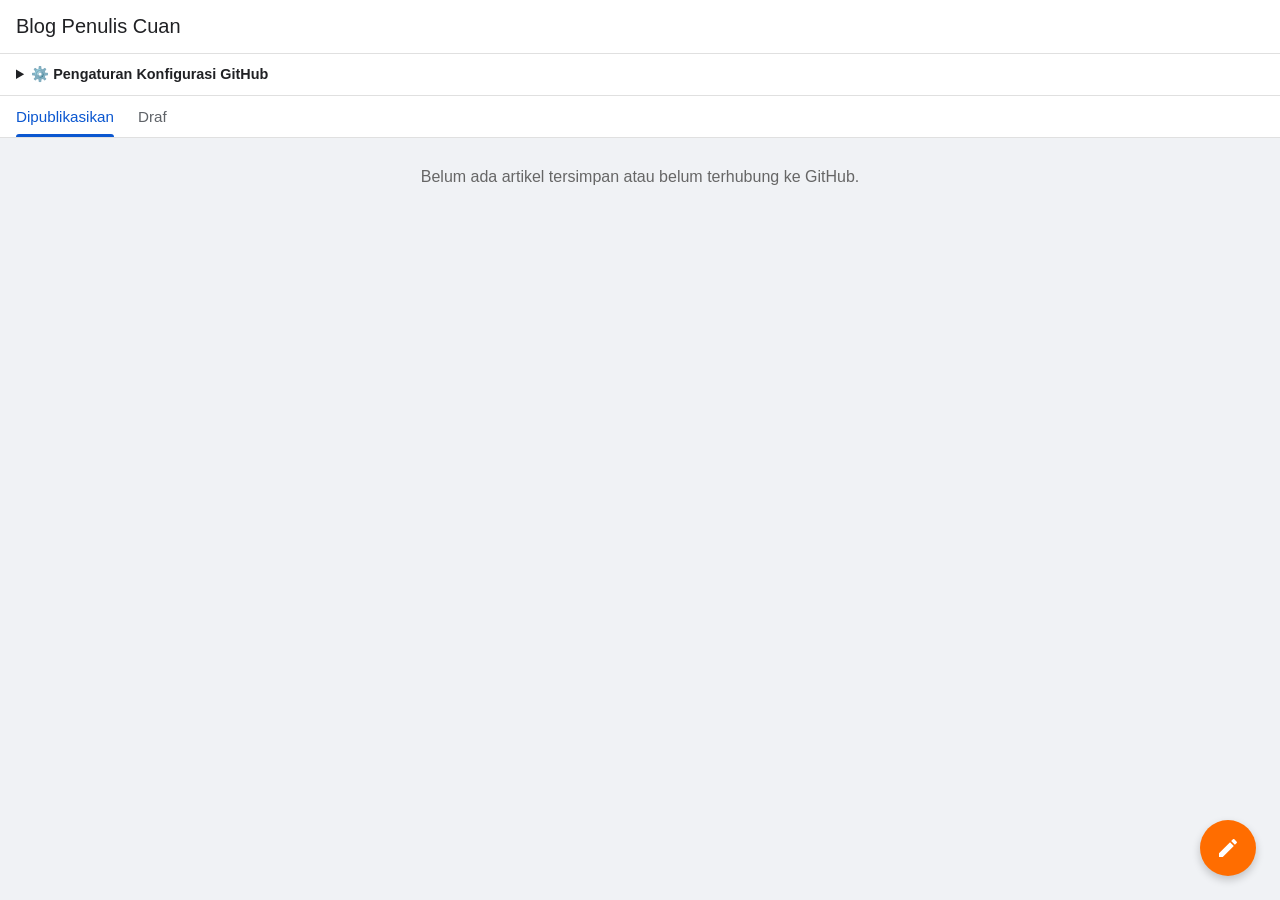
<file: index.html>
<!DOCTYPE html>
<html lang="id">
<head>
    <meta charset="UTF-8">
    <meta name="viewport" content="width=device-width, initial-scale=1.0">
    <title>Blog Penulis Cuan - Blogger GitHub API</title>
    <style>
        * {
            margin: 0;
            padding: 0;
            box-sizing: border-box;
            font-family: -apple-system, BlinkMacSystemFont, "Segoe UI", Roboto, sans-serif;
        }

        body {
            background-color: #f0f2f5;
            color: #202124;
            padding-bottom: 80px;
        }

        .app-header {
            background-color: #ffffff;
            padding: 15px 16px;
            display: flex;
            justify-content: space-between;
            align-items: center;
            border-bottom: 1px solid #e0e0e0;
            position: sticky;
            top: 0;
            z-index: 100;
        }

        .header-title {
            font-size: 1.25rem;
            font-weight: 500;
        }

        .config-panel {
            background: #fff;
            padding: 12px 16px;
            border-bottom: 1px solid #e0e0e0;
            font-size: 0.9rem;
        }

        .config-panel input {
            padding: 6px;
            width: 100%;
            margin-top: 4px;
            margin-bottom: 8px;
            border: 1px solid #ddd;
            border-radius: 4px;
        }

        .nav-tabs {
            background-color: #ffffff;
            display: flex;
            padding: 0 16px;
            border-bottom: 1px solid #e0e0e0;
            gap: 24px;
        }

        .tab-item {
            padding: 12px 0;
            font-size: 0.95rem;
            font-weight: 500;
            color: #5f6368;
            cursor: pointer;
            background: none;
            border: none;
            position: relative;
        }

        .tab-item.active {
            color: #0b57d0;
        }

        .tab-item.active::after {
            content: '';
            position: absolute;
            bottom: 0;
            left: 0;
            width: 100%;
            height: 3px;
            background-color: #0b57d0;
            border-top-left-radius: 3px;
            border-top-right-radius: 3px;
        }

        .main-container {
            max-width: 600px;
            margin: 16px auto;
            padding: 0 12px;
        }

        .post-card {
            background: #ffffff;
            border-radius: 12px;
            margin-bottom: 16px;
            box-shadow: 0 1px 3px rgba(0,0,0,0.1);
            overflow: hidden;
            border: 1px solid #e0e0e0;
            padding: 16px;
        }

        .card-thumb {
            width: 100%;
            height: 160px;
            object-fit: cover;
            border-radius: 8px;
            margin-bottom: 12px;
        }

        .post-title {
            font-size: 1.15rem;
            font-weight: 500;
            margin-bottom: 8px;
        }

        .btn-group {
            display: flex;
            gap: 8px;
            margin-top: 12px;
            align-items: center;
        }

        .action-btn {
            padding: 6px 12px;
            border-radius: 4px;
            text-decoration: none;
            font-size: 0.85rem;
            font-weight: 500;
            cursor: pointer;
            border: none;
        }

        .view-btn { background-color: #0b57d0; color: #ffffff; }
        .edit-btn { background-color: #fbbc04; color: #202124; }
        .delete-btn { background-color: #ea4335; color: #ffffff; }

        .fab-btn {
            position: fixed;
            bottom: 24px;
            right: 24px;
            width: 56px;
            height: 56px;
            background-color: #ff6d00;
            border-radius: 50%;
            display: flex;
            justify-content: center;
            align-items: center;
            box-shadow: 0 4px 8px rgba(0,0,0,0.2);
            cursor: pointer;
            border: none;
            z-index: 200;
        }

        .fab-btn svg {
            width: 24px;
            height: 24px;
            fill: #ffffff;
        }

        .editor-modal {
            display: none;
            position: fixed;
            top: 0; left: 0;
            width: 100%; height: 100%;
            background-color: #ffffff;
            z-index: 1000;
            overflow-y: auto;
        }

        .editor-header {
            display: flex;
            justify-content: space-between;
            align-items: center;
            padding: 12px 16px;
            border-bottom: 1px solid #e0e0e0;
            position: sticky;
            top: 0;
            background: #fff;
        }

        .editor-body {
            padding: 20px;
            max-width: 600px;
            margin: 0 auto;
        }

        .input-title, .input-content {
            width: 100%;
            border: none;
            outline: none;
            margin-bottom: 20px;
            font-size: 1rem;
        }

        .input-title {
            font-size: 1.2rem;
            border-bottom: 1px solid #e0e0e0;
            padding-bottom: 8px;
        }

        .input-content {
            min-height: 200px;
            resize: vertical;
        }

        .btn-action {
            background: none;
            border: none;
            color: #0b57d0;
            font-weight: 500;
            font-size: 1.1rem;
            cursor: pointer;
        }

        .upload-btn-wrapper {
            margin-bottom: 15px;
        }

        .upload-label {
            background: #e2e8f0;
            color: #333;
            padding: 6px 12px;
            border-radius: 4px;
            cursor: pointer;
            display: inline-block;
            font-size: 0.9rem;
            font-weight: 500;
        }
    </style>
</head>
<body>

    <header class="app-header">
        <div class="header-title">Blog Penulis Cuan</div>
    </header>

    <div class="config-panel">
        <details>
            <summary><b>⚙️ Pengaturan Konfigurasi GitHub</b></summary>
            <label>Username GitHub:</label>
            <input type="text" id="ghUser" placeholder="Contoh: namakamu">
            <label>Nama Repository:</label>
            <input type="text" id="ghRepo" placeholder="Contoh: my-blog">
            <label>Personal Access Token (PAT):</label>
            <input type="password" id="ghToken" placeholder="ghp_xxxxxxxxxxxx">
            <button onclick="saveConfig()" style="background:#0b57d0; color:#fff; border:none; padding:6px 12px; border-radius:4px; cursor:pointer;">Simpan Pengaturan & Muat Artikel</button>
        </details>
    </div>

    <div class="nav-tabs">
        <button class="tab-item active" onclick="switchTab('Dipublikasikan', this)">Dipublikasikan</button>
        <button class="tab-item" onclick="switchTab('Draf', this)">Draf</button>
    </div>

    <main class="main-container" id="feedContainer">
        <!-- Daftar artikel -->
    </main>

    <button class="fab-btn" onclick="openEditor()">
        <svg viewBox="0 0 24 24"><path d="M3 17.25V21h3.75L17.81 9.94l-3.75-3.75L3 17.25zM20.71 7.04c.39-.39.39-1.02 0-1.41l-2.34-2.34c-.39-.39-1.02-.39-1.41 0l-1.83 1.83 3.75 3.75 1.83-1.83z"/></svg>
    </button>

    <div class="editor-modal" id="editorModal">
        <div class="editor-header">
            <button class="btn-action" onclick="closeEditor()">✕ Batal</button>
            <span id="modalTitle" style="font-weight: 500;">Buat Postingan</span>
            <button class="btn-action" onclick="publishToGitHub()">Simpan 🚀</button>
        </div>
        <div class="editor-body">
            <input type="text" id="postTitle" class="input-title" placeholder="Judul Artikel...">
            
            <div class="upload-btn-wrapper">
                <label for="imageUpload" class="upload-label">📷 Sisipkan Gambar</label>
                <input type="file" id="imageUpload" accept="image/*" style="display: none;" onchange="uploadImageToGitHub(this)">
            </div>

            <textarea id="postContent" class="input-content" placeholder="Tulis isi artikel lengkap di sini..."></textarea>
        </div>
    </div>

    <script>
        document.getElementById('ghUser').value = localStorage.getItem('ghUser') || '';
        document.getElementById('ghRepo').value = localStorage.getItem('ghRepo') || '';
        document.getElementById('ghToken').value = localStorage.getItem('ghToken') || '';

        function saveConfig() {
            localStorage.setItem('ghUser', document.getElementById('ghUser').value);
            localStorage.setItem('ghRepo', document.getElementById('ghRepo').value);
            localStorage.setItem('ghToken', document.getElementById('ghToken').value);
            alert("Pengaturan disimpan! Mengambil data dari GitHub...");
            fetchArticlesFromGitHub();
        }

        let currentTab = 'Dipublikasikan';
        let localPosts = JSON.parse(localStorage.getItem('myGithubPosts')) || [];
        let editingIndex = null;

        function switchTab(tab, el) {
            currentTab = tab;
            document.querySelectorAll('.tab-item').forEach(i => i.classList.remove('active'));
            el.classList.add('active');
            renderFeed();
        }

        // Fungsi baru untuk mengambil daftar artikel langsung dari repository GitHub
        async function fetchArticlesFromGitHub() {
            const user = localStorage.getItem('ghUser');
            const repo = localStorage.getItem('ghRepo');
            const token = localStorage.getItem('ghToken');

            if(!user || !repo) return;

            try {
                const res = await fetch(`https://api.github.com/repos/${user}/${repo}/contents/`, {
                    headers: token ? { 'Authorization': `Bearer ${token}` } : {}
                });

                if(res.ok) {
                    const files = await res.json();
                    // Filter file berformat .html (kecuali index.html)
                    const htmlFiles = files.filter(f => f.name.endsWith('.html') && f.name !== 'index.html');
                    
                    let fetchedPosts = [];
                    for(let file of htmlFiles) {
                        try {
                            const fileRes = await fetch(file.download_url);
                            const htmlText = await fileRes.text();
                            
                            // Ekstrak judul dari tag <title>
                            const titleMatch = htmlText.match(/<title>(.*?)<\/title>/);
                            const title = titleMatch ? titleMatch[1] : file.name;

                            // Ekstrak isi konten dari dalam tag <body>...</div> atau div konten
                            const bodyMatch = htmlText.match(/<body>([\s\S]*)<\/body>/);
                            let content = bodyMatch ? bodyMatch[1] : '';
                            // Bersihkan tag h1 judul jika ikut
                            content = content.replace(/<h1>.*?<\/h1>/, '');

                            fetchedPosts.push({
                                title: title,
                                content: content.trim(),
                                fileName: file.name,
                                status: 'Dipublikasikan',
                                date: 'Online'
                            });
                        } catch(err) {
                            console.error("Gagal baca file:", file.name);
                        }
                    }

                    if(fetchedPosts.length > 0) {
                        localPosts = fetchedPosts;
                        localStorage.setItem('myGithubPosts', JSON.stringify(localPosts));
                        renderFeed();
                    }
                }
            } catch(e) {
                console.error("Gagal ambil dari GitHub:", e);
            }
        }

        function renderFeed() {
            const container = document.getElementById('feedContainer');
            const filtered = localPosts.map((p, index) => ({ ...p, originalIndex: index })).filter(p => p.status === currentTab);

            if(filtered.length === 0) {
                container.innerHTML = `<p style="text-align:center; color:#666; margin-top:30px;">Belum ada artikel tersimpan atau belum terhubung ke GitHub.</p>`;
                return;
            }

            const user = localStorage.getItem('ghUser');
            const repo = localStorage.getItem('ghRepo');

            container.innerHTML = filtered.map(p => {
                const articleUrl = (user && repo && p.fileName) 
                    ? `https://${user}.github.io/${repo}/${p.fileName}` 
                    : '#';

                let imgTagHtml = '';
                const imgMatch = p.content.match(/<img[^>]+src="([^">]+)"/);
                if (imgMatch && imgMatch[1]) {
                    imgTagHtml = `<img src="${imgMatch[1]}" class="card-thumb" alt="Thumbnail">`;
                }

                return `
                    <div class="post-card">
                        ${imgTagHtml}
                        <div class="post-title">${p.title}</div>
                        <p style="font-size:0.9rem; color:#555;">${p.content.replace(/<[^>]*>?/gm, '').substring(0, 100)}...</p>
                        <div style="display: flex; justify-content: space-between; align-items: center; margin-top: 10px;">
                            <small style="color:#888;">${p.date}</small>
                            <div class="btn-group">
                                ${p.fileName ? `<a href="${articleUrl}" target="_blank" class="action-btn view-btn">👁️ Lihat</a>` : ''}
                                <button onclick="editPost(${p.originalIndex})" class="action-btn edit-btn">✏️ Edit</button>
                                <button onclick="deletePost(${p.originalIndex})" class="action-btn delete-btn">🗑️ Hapus</button>
                            </div>
                        </div>
                    </div>
                `;
            }).join('');
        }

        function openEditor() {
            editingIndex = null;
            document.getElementById('modalTitle').innerText = "Buat Postingan";
            document.getElementById('postTitle').value = '';
            document.getElementById('postContent').value = '';
            document.getElementById('editorModal').style.display = 'block';
        }

        function closeEditor() { 
            document.getElementById('editorModal').style.display = 'none'; 
            editingIndex = null;
        }

        function editPost(index) {
            editingIndex = index;
            const post = localPosts[index];
            document.getElementById('modalTitle').innerText = "Edit Postingan";
            document.getElementById('postTitle').value = post.title;
            document.getElementById('postContent').value = post.content;
            document.getElementById('editorModal').style.display = 'block';
        }

        async function deletePost(index) {
            if(!confirm("Yakin ingin menghapus artikel ini? Artikel akan dihapus dari GitHub.")) return;

            const user = localStorage.getItem('ghUser');
            const repo = localStorage.getItem('ghRepo');
            const token = localStorage.getItem('ghToken');
            const post = localPosts[index];

            if(user && repo && token && post.fileName) {
                alert("Sedang menghapus file dari GitHub...");
                try {
                    const getUrl = `https://api.github.com/repos/${user}/${repo}/contents/${post.fileName}`;
                    const getRes = await fetch(getUrl, {
                        headers: { 'Authorization': `Bearer ${token}` }
                    });
                    
                    if(getRes.ok) {
                        const fileData = await getRes.json();
                        await fetch(getUrl, {
                            method: 'DELETE',
                            headers: {
                                'Authorization': `Bearer ${token}`,
                                'Content-Type': 'application/json',
                            },
                            body: JSON.stringify({
                                message: `Delete article: ${post.title}`,
                                sha: fileData.sha
                            })
                        });
                    }
                } catch(e) {
                    console.error("Gagal hapus file online:", e);
                }
            }

            localPosts.splice(index, 1);
            localStorage.setItem('myGithubPosts', JSON.stringify(localPosts));
            renderFeed();
            alert("Artikel berhasil dihapus!");
        }

        async function uploadImageToGitHub(input) {
            const file = input.files[0];
            if (!file) return;

            const user = localStorage.getItem('ghUser');
            const repo = localStorage.getItem('ghRepo');
            const token = localStorage.getItem('ghToken');

            if(!user || !repo || !token) {
                alert("Harap isi Pengaturan GitHub terlebih dahulu di bagian atas!");
                input.value = '';
                return;
            }

            alert("Sedang mengunggah gambar...");

            const reader = new FileReader();
            reader.onload = async function(e) {
                const base64Content = e.target.result.split(',')[1];
                const fileName = `images/img-${Date.now()}-${file.name.replace(/\s+/g, '-')}`;
                const url = `https://api.github.com/repos/${user}/${repo}/contents/${fileName}`;

                try {
                    const response = await fetch(url, {
                        method: 'PUT',
                        headers: {
                            'Authorization': `Bearer ${token}`,
                            'Content-Type': 'application/json',
                        },
                        body: JSON.stringify({
                            message: `Upload image ${file.name}`,
                            content: base64Content
                        })
                    });

                    if (response.ok) {
                        const imageUrl = `https://${user}.github.io/${repo}/${fileName}`;
                        const imgTag = `<img src="${imageUrl}" alt="${file.name}" style="max-width:100%; height:auto; border-radius:8px; margin:10px 0;">\n`;
                        document.getElementById('postContent').value += imgTag;
                        alert('Gambar berhasil disisipkan!');
                    } else {
                        const err = await response.json();
                        alert('Gagal unggah gambar: ' + (err.message || 'Error'));
                    }
                } catch (error) {
                    alert('Kesalahan jaringan.');
                }
                input.value = '';
            };
            reader.readAsDataURL(file);
        }

        async function publishToGitHub() {
            const user = localStorage.getItem('ghUser');
            const repo = localStorage.getItem('ghRepo');
            const token = localStorage.getItem('ghToken');

            if(!user || !repo || !token) {
                alert("Harap isi Pengaturan GitHub terlebih dahulu!");
                return;
            }

            const title = document.getElementById('postTitle').value;
            const content = document.getElementById('postContent').value;

            if(!title || !content) {
                alert("Judul dan isi artikel tidak boleh kosong!");
                return;
            }

            let fileName = editingIndex !== null ? localPosts[editingIndex].fileName : `article-${Date.now()}.html`;
            if(!fileName) fileName = `article-${Date.now()}.html`;

            const htmlFileContent = `<!DOCTYPE html>
<html lang="id">
<head>
    <meta charset="UTF-8">
    <meta name="viewport" content="width=device-width, initial-scale=1.0">
    <title>${title}</title>
    <style>
        body { max-width: 700px; margin: 30px auto; padding: 0 16px; font-family: sans-serif; line-height: 1.6; color: #202124; }
        h1 { margin-bottom: 20px; font-size: 1.8rem; }
        img { max-width: 100%; height: auto; border-radius: 8px; margin: 15px 0; }
    </style>
</head>
<body>
    <h1>${title}</h1>
    <div>${content.replace(/\n/g, '<br>')}</div>
</body>
</html>`;

            const base64Content = btoa(unescape(encodeURIComponent(htmlFileContent)));
            const url = `https://api.github.com/repos/${user}/${repo}/contents/${fileName}`;

            alert("Sedang memperbarui/mengirim ke GitHub...");

            try {
                let sha = null;
                if(editingIndex !== null) {
                    const checkRes = await fetch(url, { headers: { 'Authorization': `Bearer ${token}` } });
                    if(checkRes.ok) {
                        const checkData = await checkRes.json();
                        sha = checkData.sha;
                    }
                }

                const bodyData = {
                    message: `${editingIndex !== null ? 'Update' : 'Publish'}: ${title}`,
                    content: base64Content
                };
                if(sha) bodyData.sha = sha;

                const response = await fetch(url, {
                    method: 'PUT',
                    headers: {
                        'Authorization': `Bearer ${token}`,
                        'Content-Type': 'application/json',
                    },
                    body: JSON.stringify(bodyData)
                });

                if(response.ok) {
                    alert("Berhasil! Artikel telah disimpan ke GitHub.");
                    document.getElementById('postTitle').value = '';
                    document.getElementById('postContent').value = '';
                    closeEditor();
                    fetchArticlesFromGitHub(); // Muat ulang daftar artikel langsung dari server
                } else {
                    const err = await response.json();
                    alert("Gagal: " + (err.message || 'Error'));
                }
            } catch(err) {
                alert("Kesalahan koneksi jaringan.");
            }
        }

        // Jalankan pengambilan data otomatis saat pertama kali dibuka jika konfigurasi sudah ada
        if(localStorage.getItem('ghUser') && localStorage.getItem('ghRepo')) {
            fetchArticlesFromGitHub();
        } else {
            renderFeed();
        }
    </script>
</body>
</html>
</file>
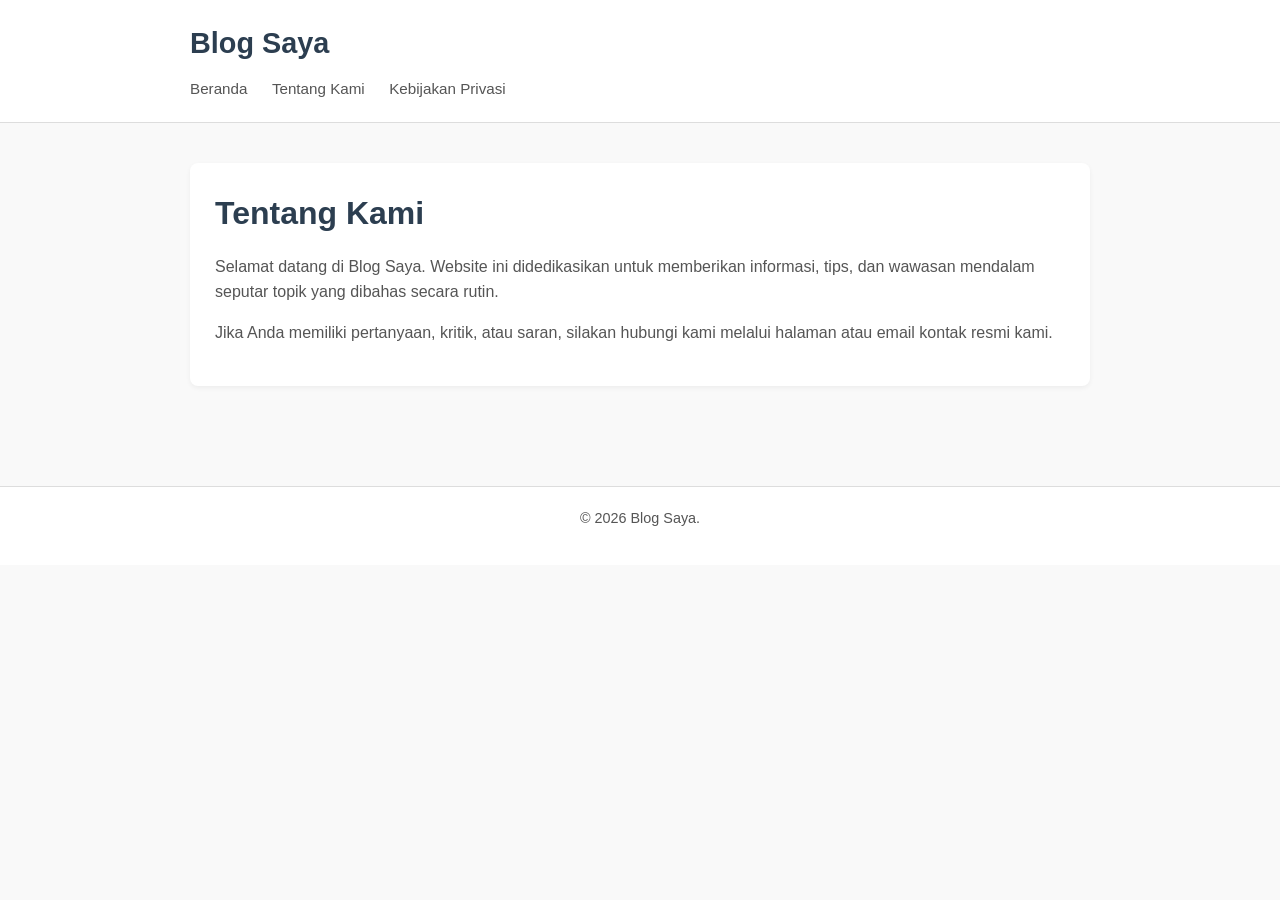
<file: about.html>
<!DOCTYPE html>
<html lang="id">
<head>
    <meta charset="UTF-8">
    <meta name="viewport" content="width=device-width, initial-scale=1.0">
    <title>Tentang Kami - Blog Saya</title>
    <link rel="stylesheet" href="style.css">
</head>
<body>
    <header>
        <div class="container">
            <a href="index.html" class="site-title">Blog Saya</a>
            <nav>
                <a href="index.html">Beranda</a>
                <a href="about.html">Tentang Kami</a>
                <a href="privacy-policy.html">Kebijakan Privasi</a>
            </nav>
        </div>
    </header>

    <main class="container">
        <div class="card">
            <h1>Tentang Kami</h1>
            <p>Selamat datang di Blog Saya. Website ini didedikasikan untuk memberikan informasi, tips, dan wawasan mendalam seputar topik yang dibahas secara rutin.</p>
            <p>Jika Anda memiliki pertanyaan, kritik, atau saran, silakan hubungi kami melalui halaman atau email kontak resmi kami.</p>
        </div>
    </main>

    <footer>
        <div class="container"><p>&copy; 2026 Blog Saya.</p></div>
    </footer>
</body>
</html>
</file>
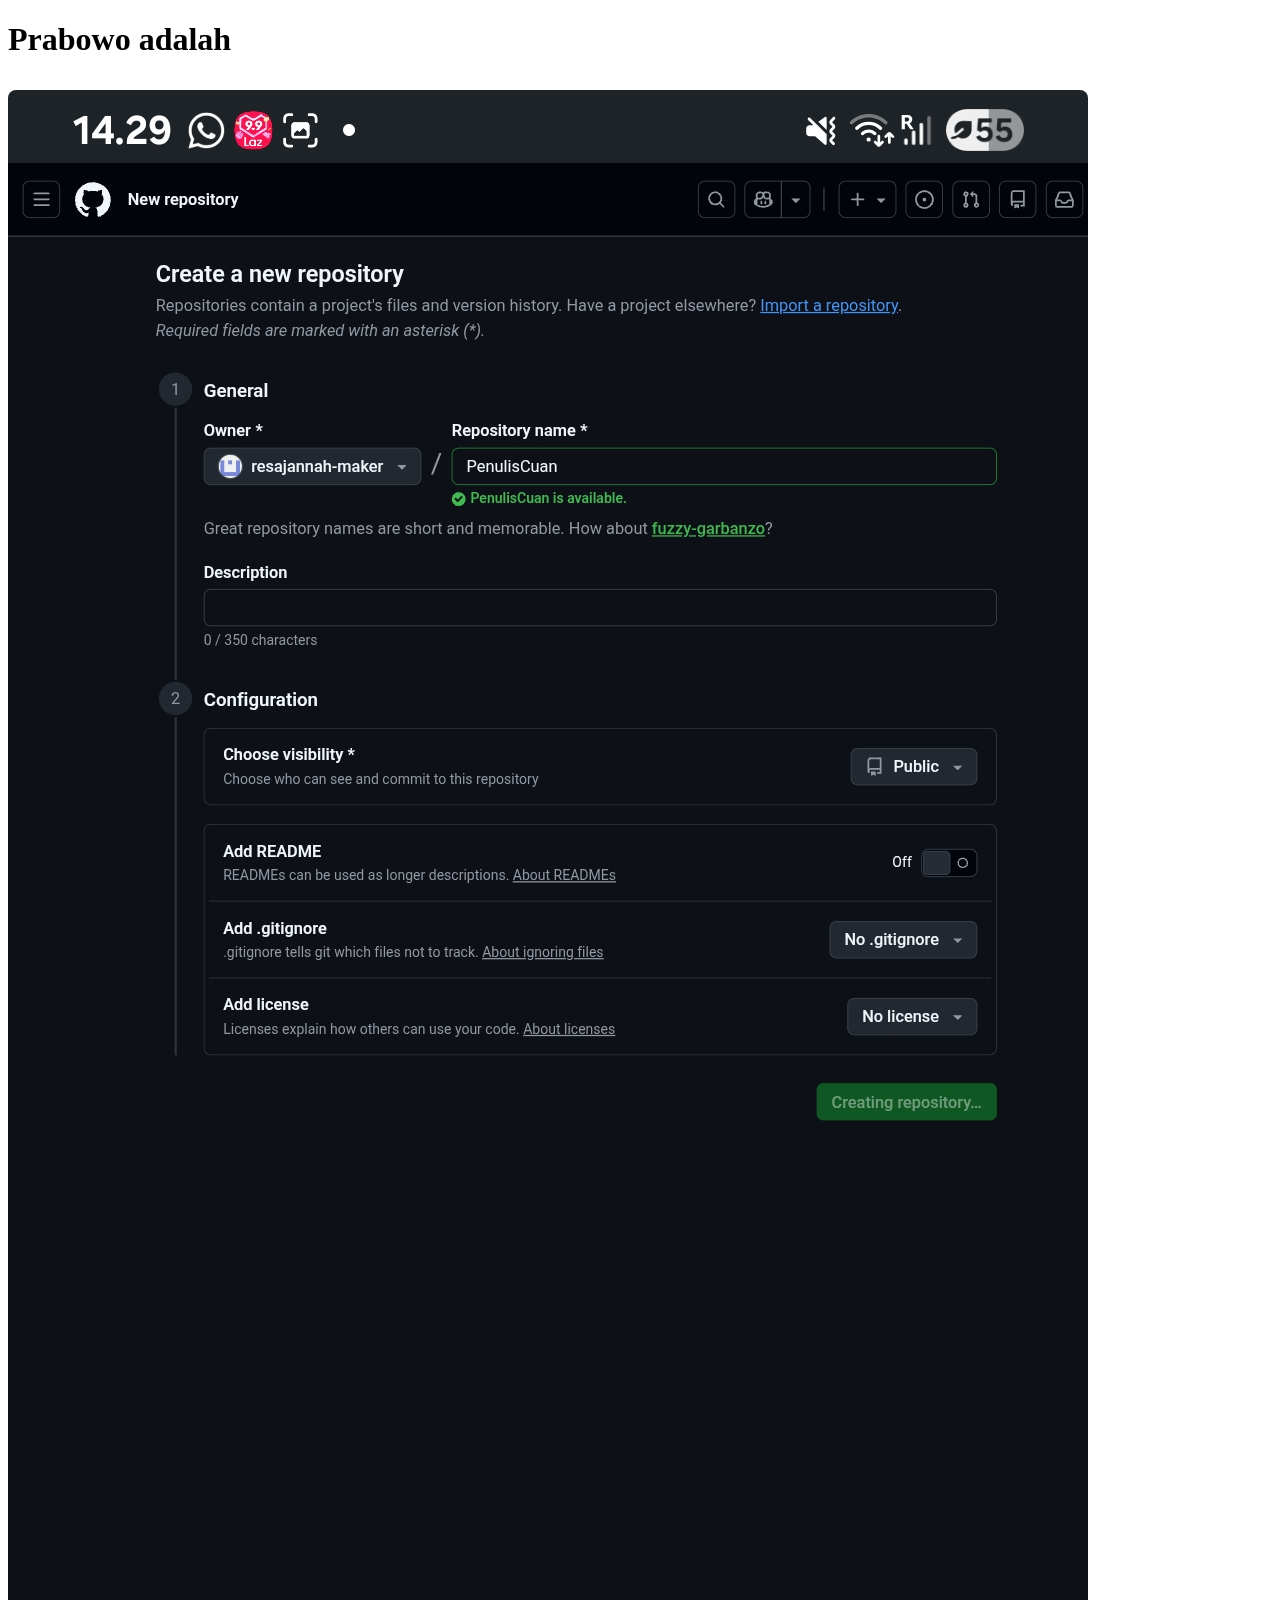
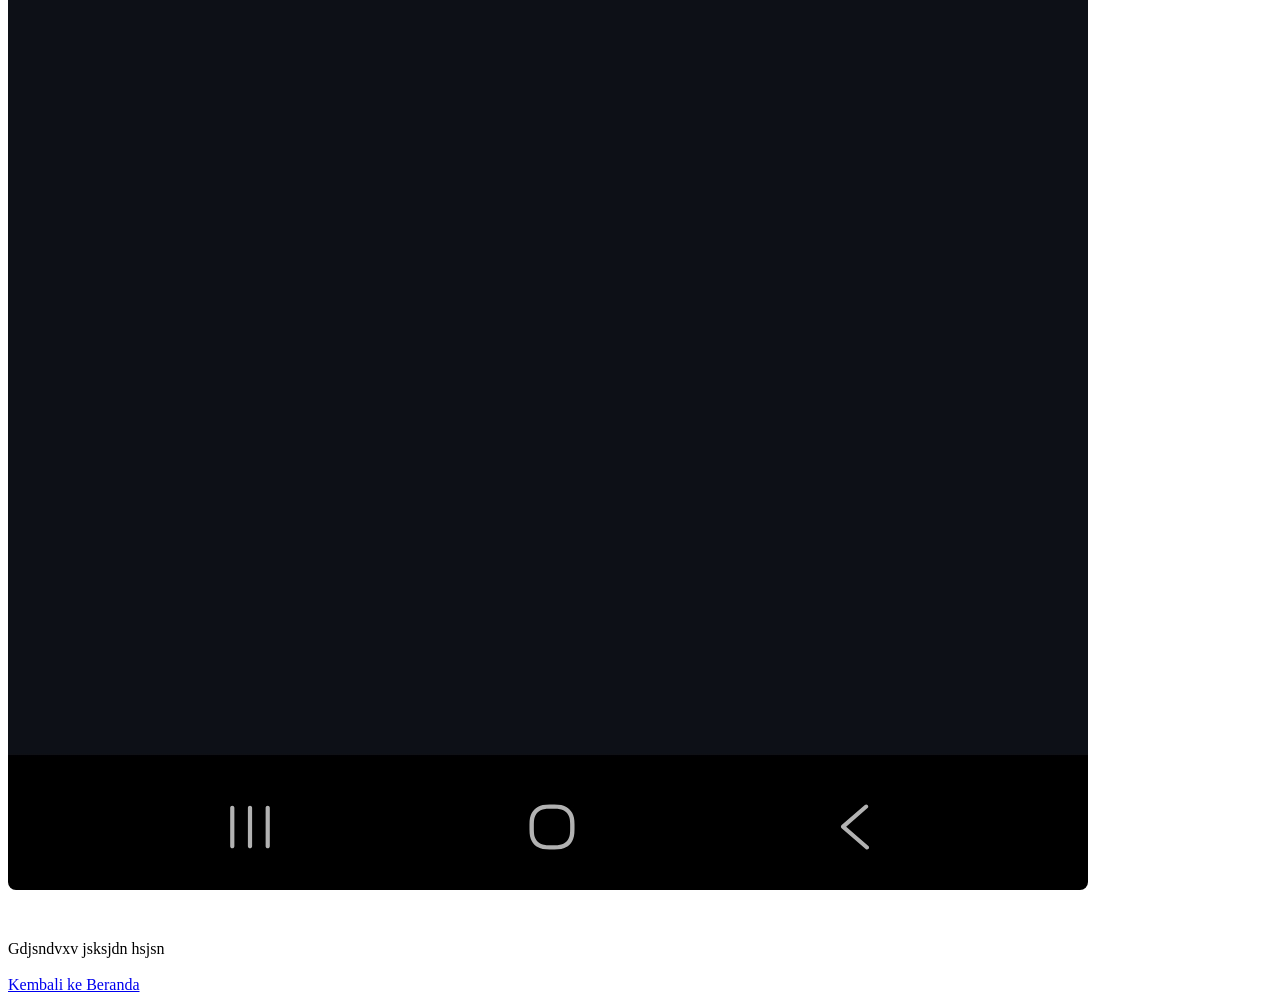
<file: article-1789371287299.html>
<!DOCTYPE html>
<html lang="id">
<head>
    <meta charset="UTF-8">
    <title>Prabowo adalah</title>
</head>
<body>
    <h1>Prabowo adalah</h1>
    <div><img src="images/img-1789371265685-1000167389.jpg" alt="1000167389.jpg" style="max-width:100%; height:auto; border-radius:8px; margin:10px 0;"><br><br><br>Gdjsndvxv jsksjdn hsjsn</div>
    <br>
    <a href="index.html">Kembali ke Beranda</a>
</body>
</html>
</file>
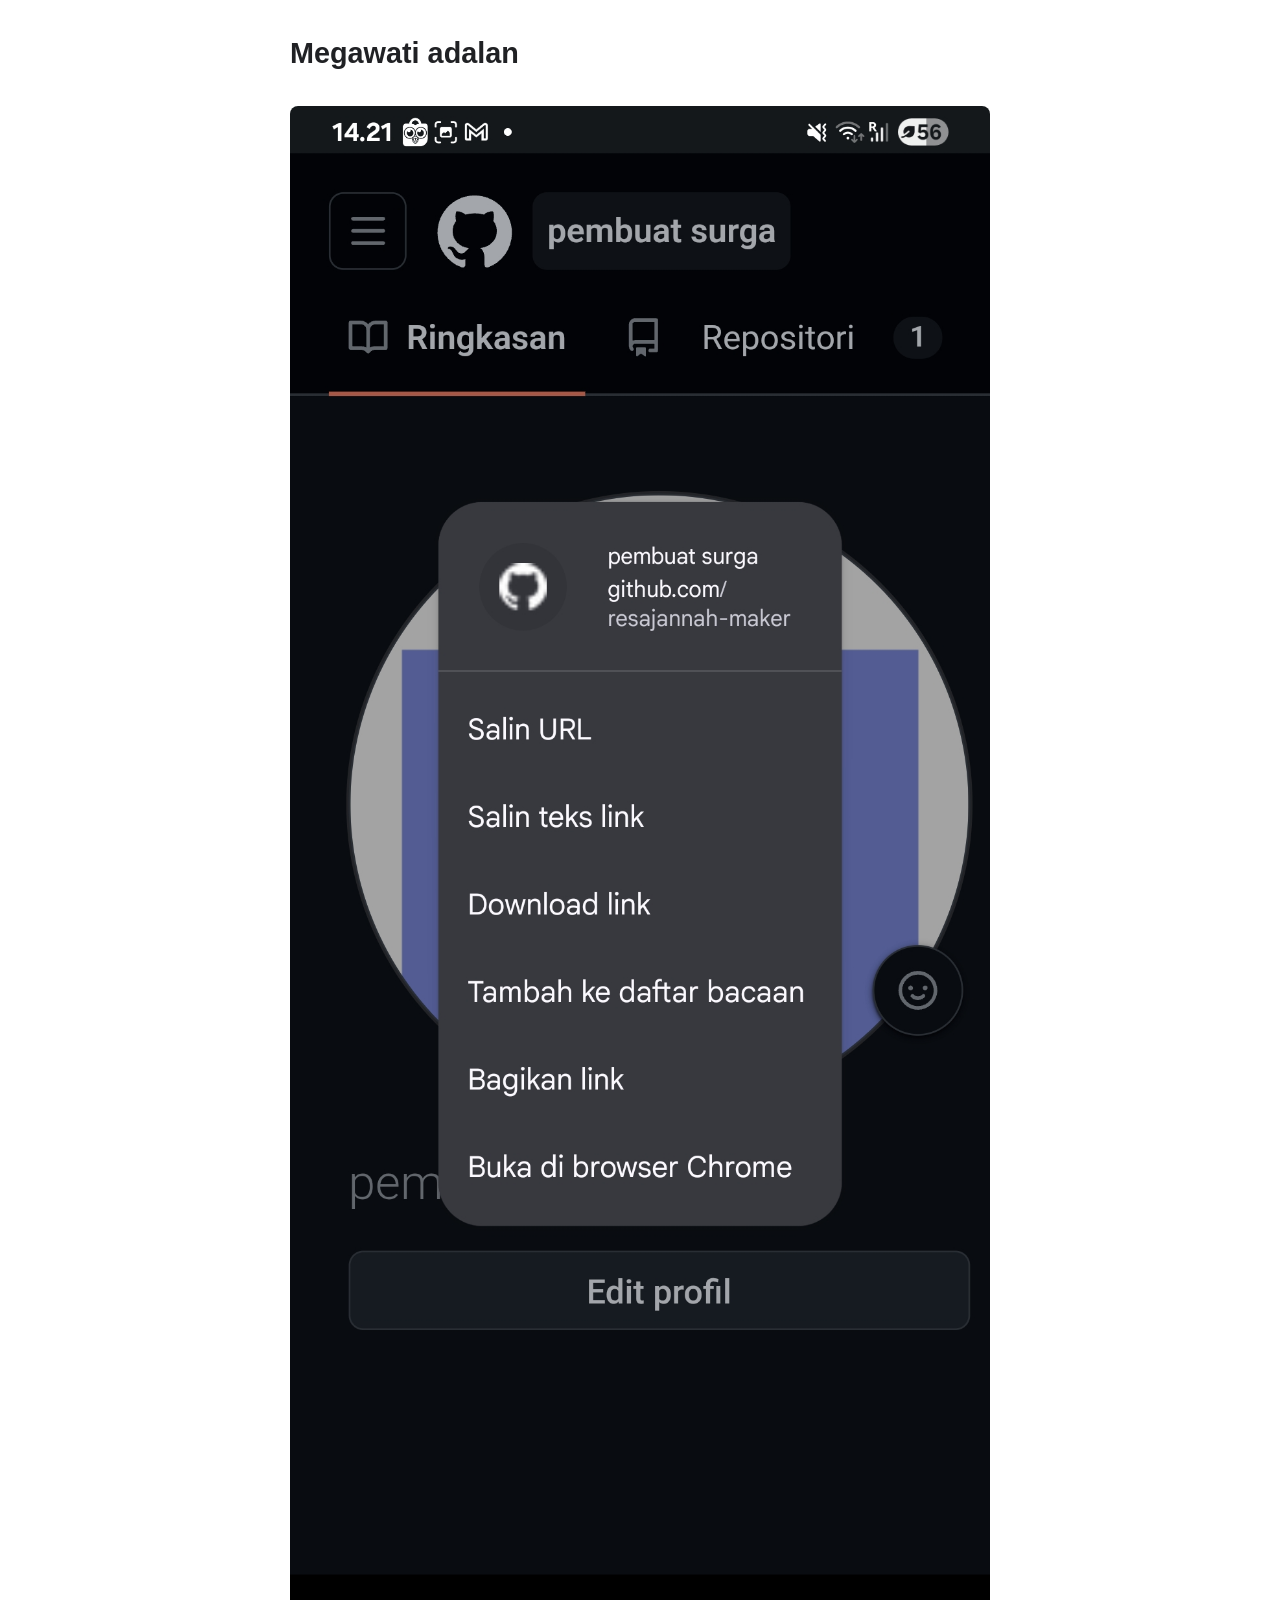
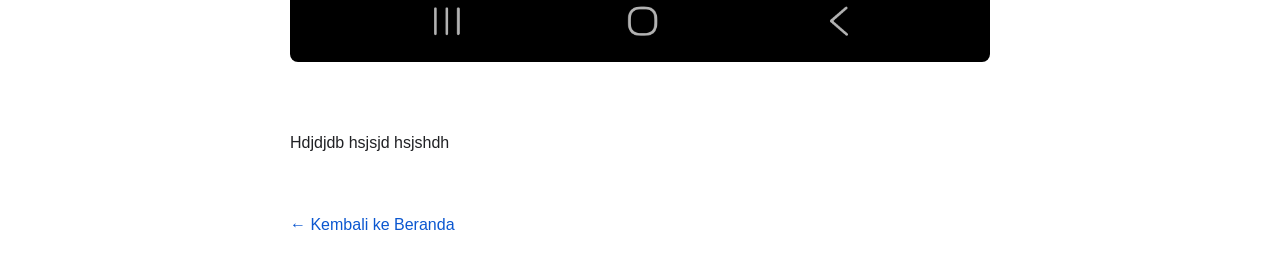
<file: article-1789371733849.html>
<!DOCTYPE html>
<html lang="id">
<head>
    <meta charset="UTF-8">
    <meta name="viewport" content="width=device-width, initial-scale=1.0">
    <title>Megawati adalan</title>
    <style>
        body { max-width: 700px; margin: 30px auto; padding: 0 16px; font-family: sans-serif; line-height: 1.6; color: #202124; }
        h1 { margin-bottom: 20px; font-size: 1.8rem; }
        img { max-width: 100%; height: auto; border-radius: 8px; margin: 15px 0; }
        .back-link { display: inline-block; margin-top: 30px; color: #0b57d0; text-decoration: none; font-weight: 500; }
    </style>
</head>
<body>
    <h1>Megawati adalan</h1>
    <div><img src="https://resajannah-maker.github.io/PenulisCuan-BLOGER/images/img-1789371708926-1000167380.jpg" alt="1000167380.jpg" style="max-width:100%; height:auto; border-radius:8px; margin:10px 0;"><br><br><br>Hdjdjdb hsjsjd hsjshdh</div>
    <br>
    <a href="index.html" class="back-link">← Kembali ke Beranda</a>
</body>
</html>
</file>
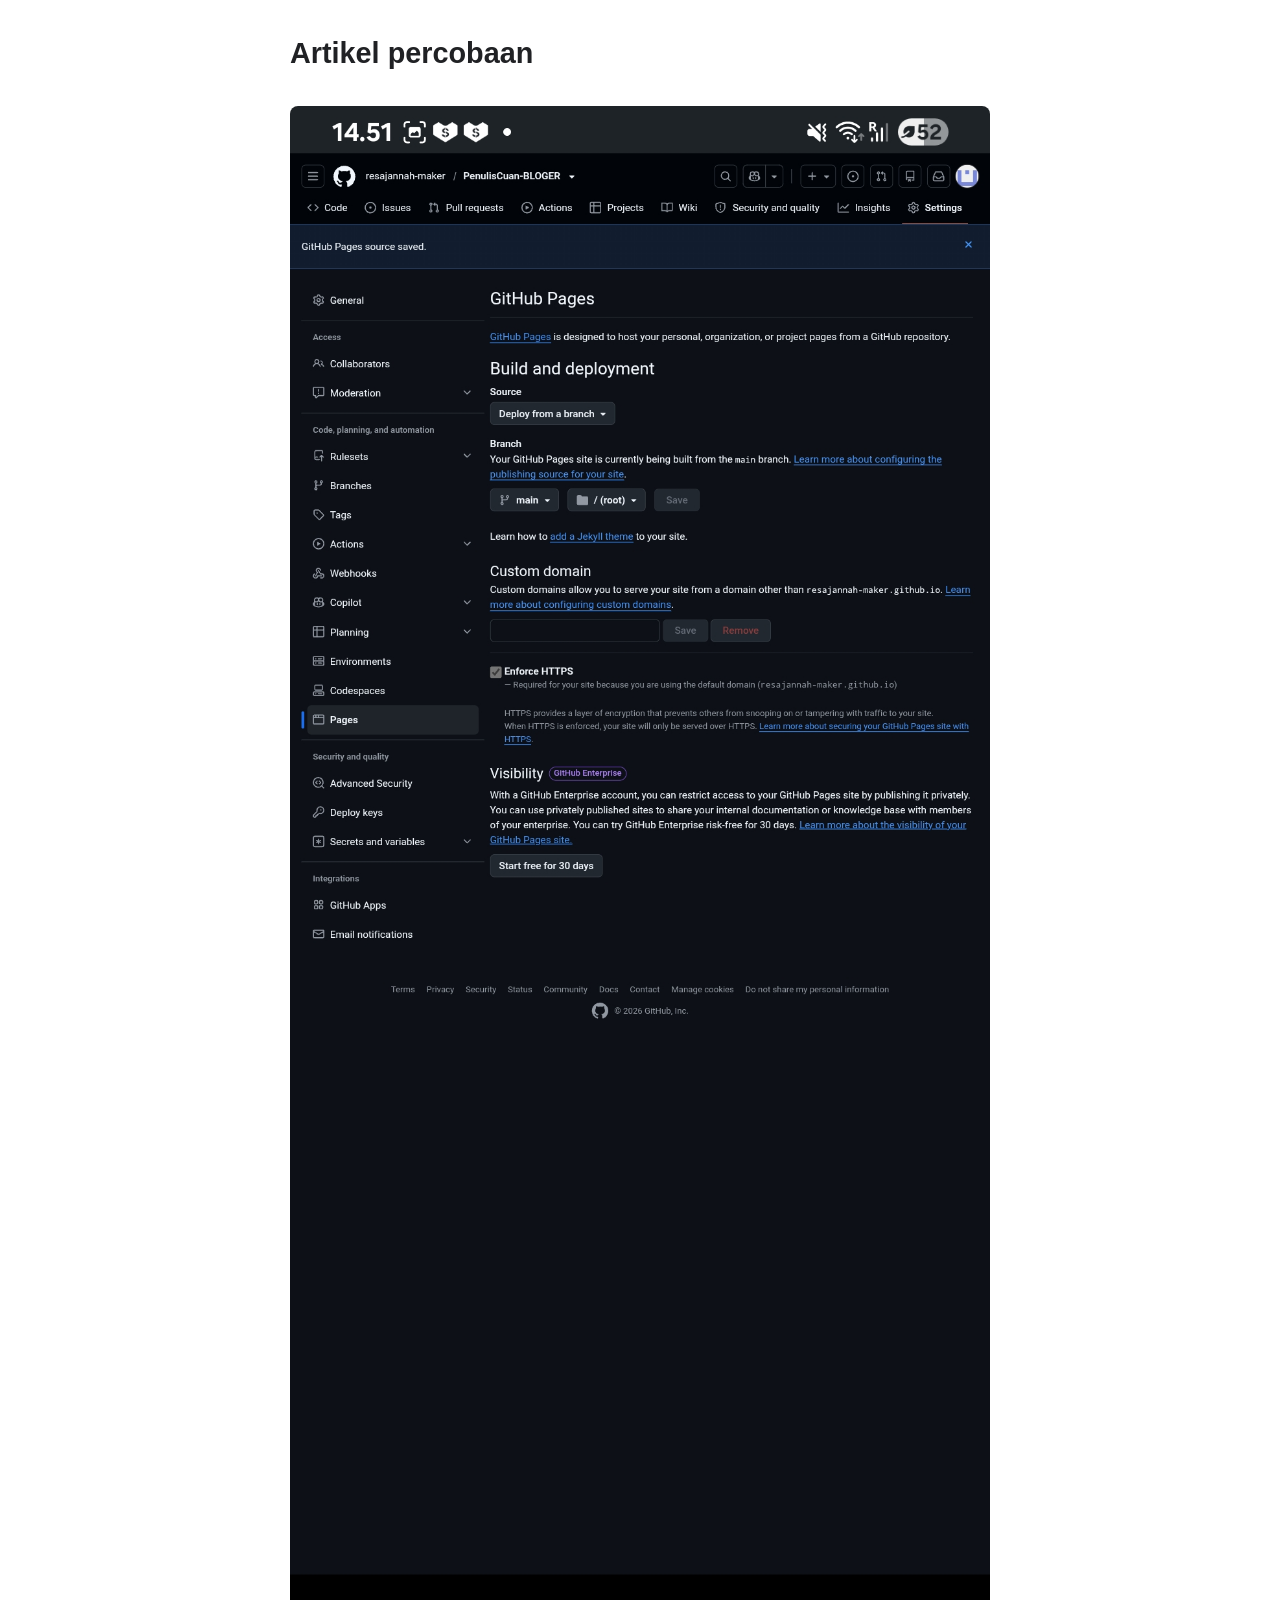
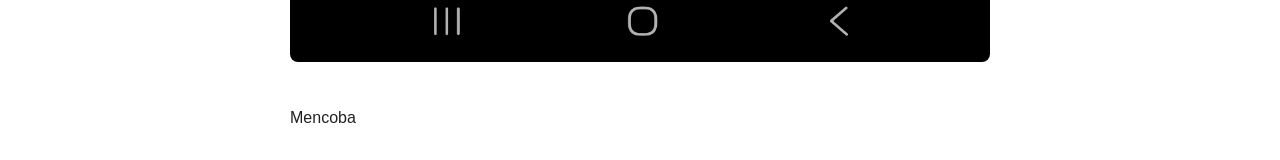
<file: article-1789373679484.html>
<!DOCTYPE html>
<html lang="id">
<head>
    <meta charset="UTF-8">
    <meta name="viewport" content="width=device-width, initial-scale=1.0">
    <title>Artikel percobaan</title>
    <style>
        body { max-width: 700px; margin: 30px auto; padding: 0 16px; font-family: sans-serif; line-height: 1.6; color: #202124; }
        h1 { margin-bottom: 20px; font-size: 1.8rem; }
        img { max-width: 100%; height: auto; border-radius: 8px; margin: 15px 0; }
    </style>
</head>
<body>
    <h1>Artikel percobaan</h1>
    <div><img src="https://resajannah-maker.github.io/PenulisCuan-BLOGER/images/img-1789373656810-1000167401.jpg" alt="1000167401.jpg" style="max-width:100%; height:auto; border-radius:8px; margin:10px 0;"><br><br>Mencoba <br></div>
</body>
</html>
</file>
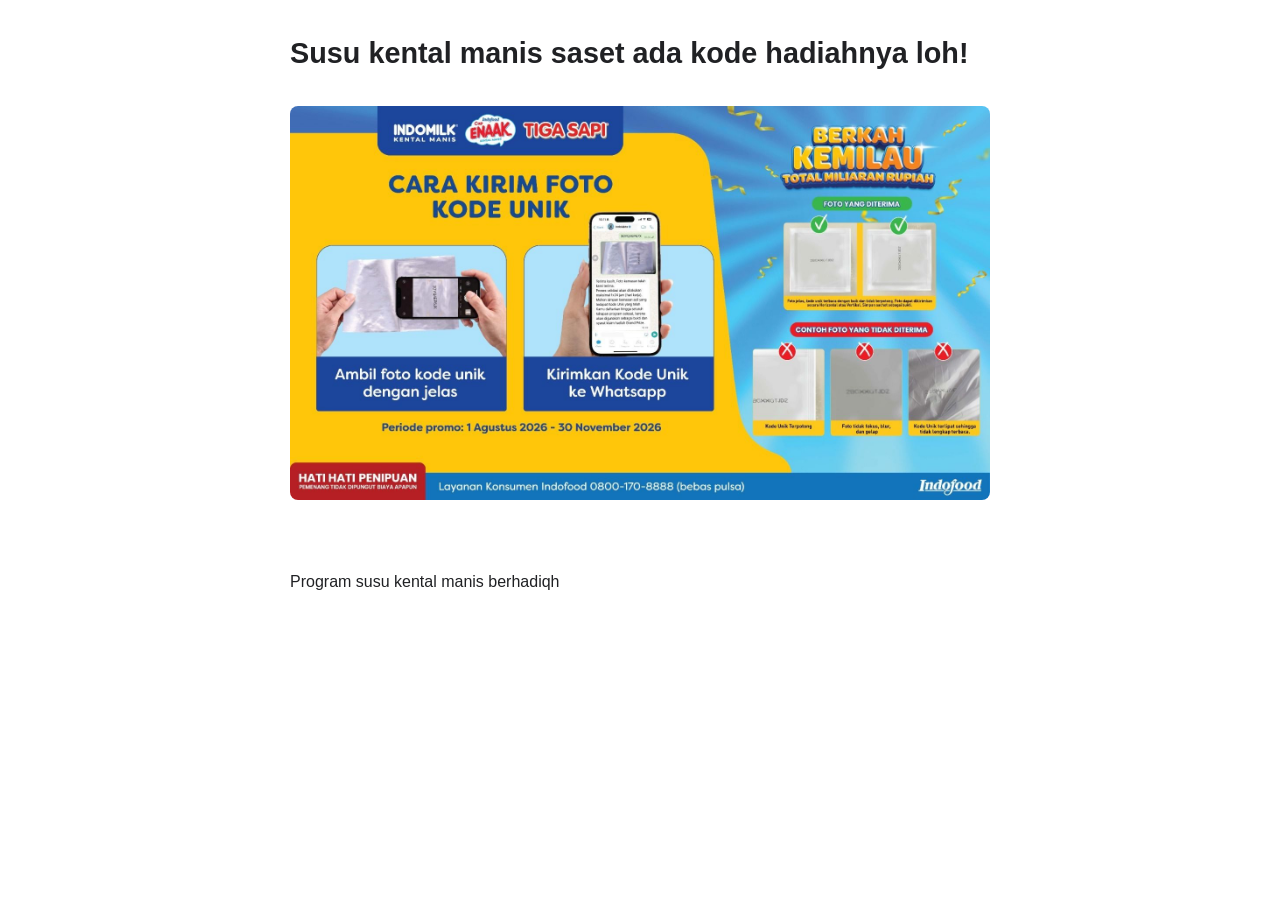
<file: article-1789375468415.html>
<!DOCTYPE html>
<html lang="id">
<head>
    <meta charset="UTF-8">
    <meta name="viewport" content="width=device-width, initial-scale=1.0">
    <title>Susu kental manis saset ada kode hadiahnya loh!</title>
    <style>
        body { max-width: 700px; margin: 30px auto; padding: 0 16px; font-family: sans-serif; line-height: 1.6; color: #202124; }
        h1 { margin-bottom: 20px; font-size: 1.8rem; }
        img { max-width: 100%; height: auto; border-radius: 8px; margin: 15px 0; }
    </style>
</head>
<body>
    <h1>Susu kental manis saset ada kode hadiahnya loh!</h1>
    <div><img src="https://resajannah-maker.github.io/PenulisCuan-BLOGER/images/img-1789375430416-IMG-20260828-WA0003.jpg" alt="IMG-20260828-WA0003.jpg" style="max-width:100%; height:auto; border-radius:8px; margin:10px 0;"><br><br><br>Program susu kental manis berhadiqh</div>
</body>
</html>
</file>
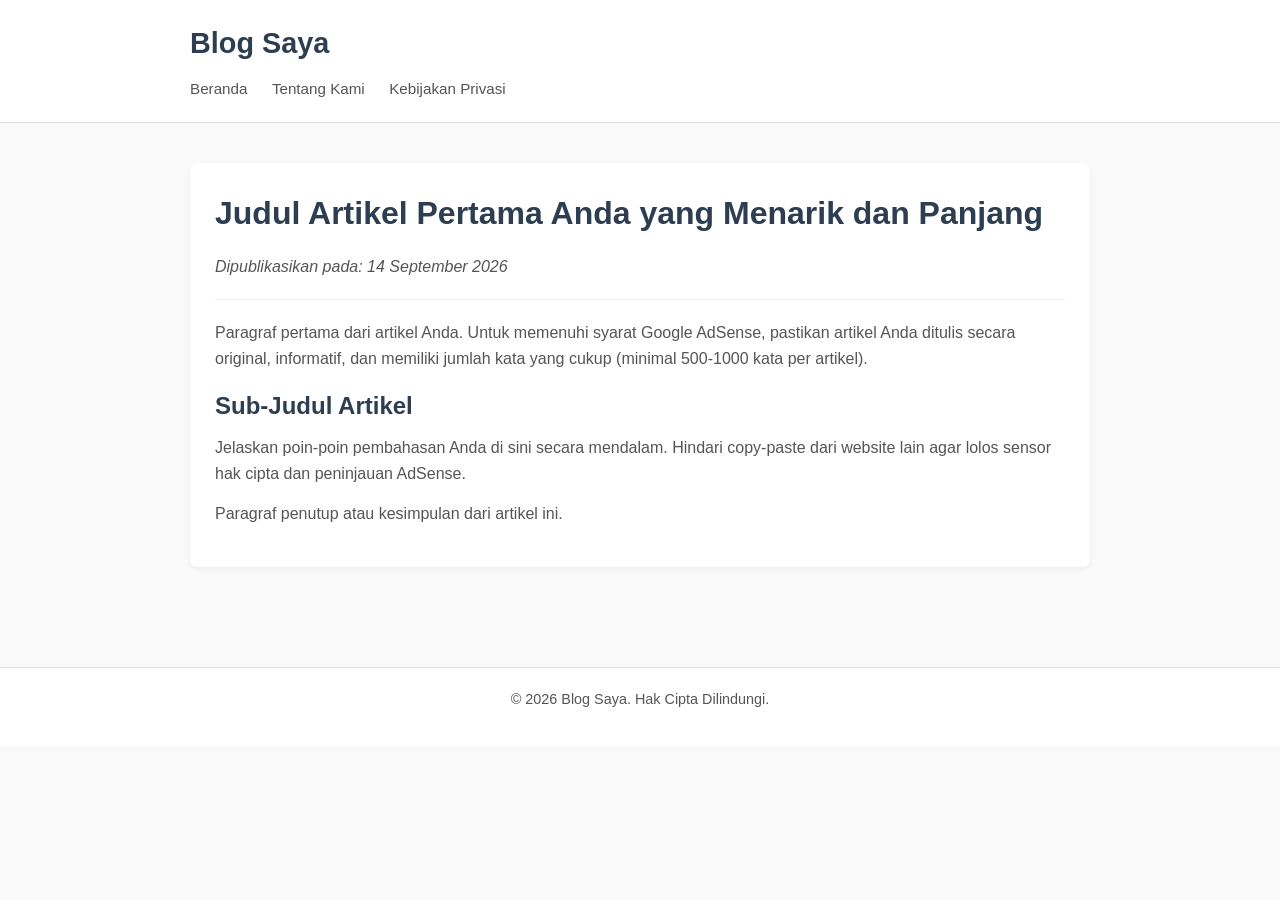
<file: artikel-1.html>
<!DOCTYPE html>
<html lang="id">
<head>
    <meta charset="UTF-8">
    <meta name="viewport" content="width=device-width, initial-scale=1.0">
    <title>Judul Artikel Pertama Anda - Blog Saya</title>
    <link rel="stylesheet" href="style.css">
</head>
<body>

    <header>
        <div class="container">
            <a href="index.html" class="site-title">Blog Saya</a>
            <nav>
                <a href="index.html">Beranda</a>
                <a href="about.html">Tentang Kami</a>
                <a href="privacy-policy.html">Kebijakan Privasi</a>
            </nav>
        </div>
    </header>

    <main class="container">
        <div class="card">
            <h1>Judul Artikel Pertama Anda yang Menarik dan Panjang</h1>
            <p><em>Dipublikasikan pada: 14 September 2026</em></p>
            <hr style="border: 0; border-top: 1px solid #eee; margin: 20px 0;">
            
            <p>Paragraf pertama dari artikel Anda. Untuk memenuhi syarat Google AdSense, pastikan artikel Anda ditulis secara original, informatif, dan memiliki jumlah kata yang cukup (minimal 500-1000 kata per artikel).</p>
            
            <h2>Sub-Judul Artikel</h2>
            <p>Jelaskan poin-poin pembahasan Anda di sini secara mendalam. Hindari copy-paste dari website lain agar lolos sensor hak cipta dan peninjauan AdSense.</p>
            
            <p>Paragraf penutup atau kesimpulan dari artikel ini.</p>
        </div>
    </main>

    <footer>
        <div class="container">
            <p>&copy; 2026 Blog Saya. Hak Cipta Dilindungi.</p>
        </div>
    </footer>

</body>
</html>
</file>
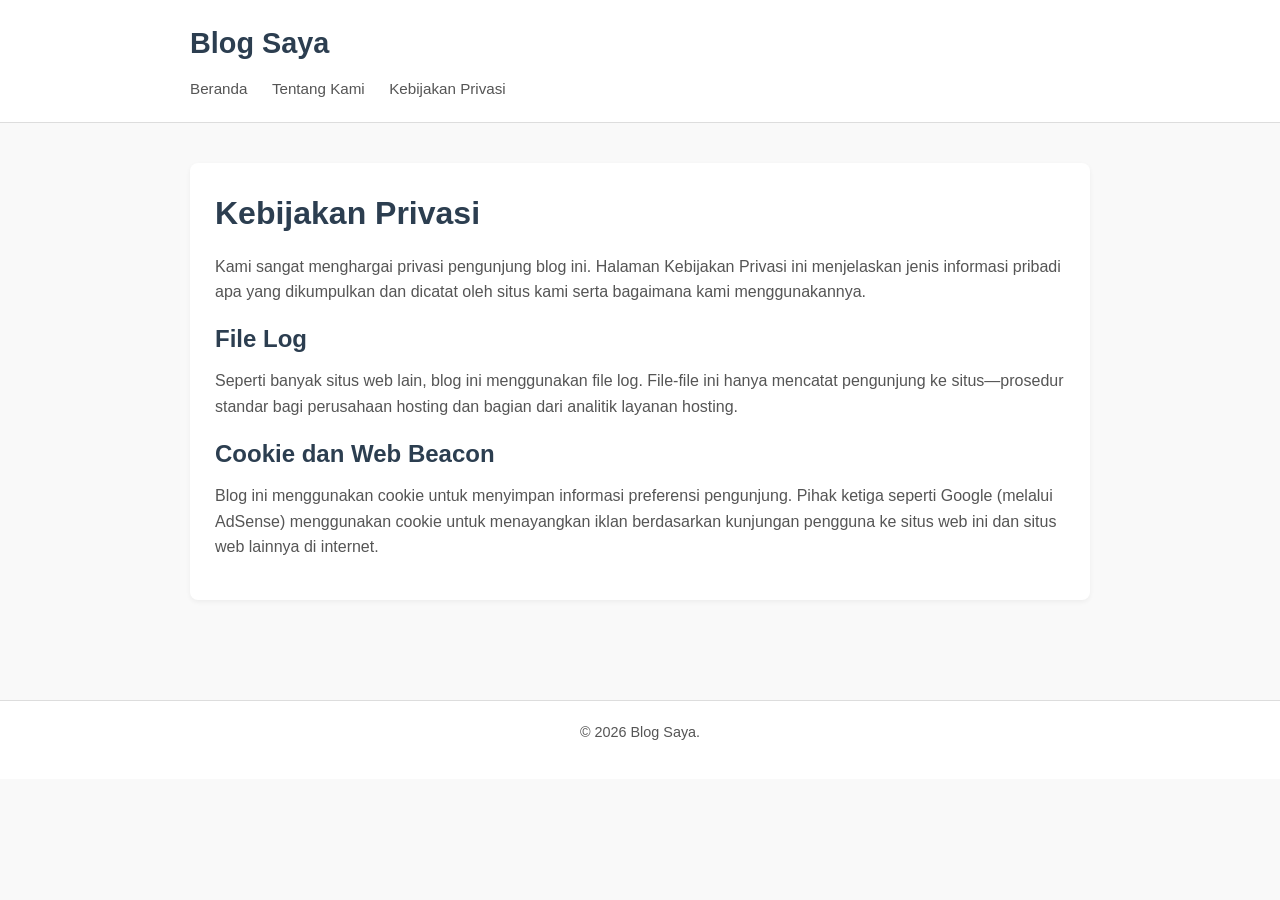
<file: privacy-policy.html>
<!DOCTYPE html>
<html lang="id">
<head>
    <meta charset="UTF-8">
    <meta name="viewport" content="width=device-width, initial-scale=1.0">
    <title>Kebijakan Privasi - Blog Saya</title>
    <link rel="stylesheet" href="style.css">
</head>
<body>
    <header>
        <div class="container">
            <a href="index.html" class="site-title">Blog Saya</a>
            <nav>
                <a href="index.html">Beranda</a>
                <a href="about.html">Tentang Kami</a>
                <a href="privacy-policy.html">Kebijakan Privasi</a>
            </nav>
        </div>
    </header>

    <main class="container">
        <div class="card">
            <h1>Kebijakan Privasi</h1>
            <p>Kami sangat menghargai privasi pengunjung blog ini. Halaman Kebijakan Privasi ini menjelaskan jenis informasi pribadi apa yang dikumpulkan dan dicatat oleh situs kami serta bagaimana kami menggunakannya.</p>
            
            <h2>File Log</h2>
            <p>Seperti banyak situs web lain, blog ini menggunakan file log. File-file ini hanya mencatat pengunjung ke situs—prosedur standar bagi perusahaan hosting dan bagian dari analitik layanan hosting.</p>
            
            <h2>Cookie dan Web Beacon</h2>
            <p>Blog ini menggunakan cookie untuk menyimpan informasi preferensi pengunjung. Pihak ketiga seperti Google (melalui AdSense) menggunakan cookie untuk menayangkan iklan berdasarkan kunjungan pengguna ke situs web ini dan situs web lainnya di internet.</p>
        </div>
    </main>

    <footer>
        <div class="container"><p>&copy; 2026 Blog Saya.</p></div>
    </footer>
</body>
</html>
</file>
<file: style.css>
/* --- Reset & Pengaturan Dasar --- */
* {
    margin: 0;
    padding: 0;
    box-sizing: border-box;
}

body {
    font-family: Arial, sans-serif;
    line-height: 1.6;
    color: #333;
    background-color: #f9f9f9;
}

/* --- Header & Navigasi --- */
header {
    background: #ffffff;
    border-bottom: 1px solid #ddd;
    padding: 20px 0;
}

.container {
    width: 90%;
    max-width: 900px;
    margin: auto;
}

.site-title {
    font-size: 1.8rem;
    color: #2c3e50;
    text-decoration: none;
    font-weight: bold;
}

nav {
    margin-top: 10px;
}

nav a {
    color: #555;
    text-decoration: none;
    margin-right: 20px;
    font-size: 0.95rem;
}

nav a:hover {
    color: #0066cc;
}

/* --- Konten Utama --- */
main {
    padding: 40px 0;
}

.card {
    background: #ffffff;
    padding: 25px;
    margin-bottom: 20px;
    border-radius: 8px;
    box-shadow: 0 2px 5px rgba(0,0,0,0.05);
}

h1 {
    font-size: 2rem;
    margin-bottom: 15px;
    color: #2c3e50;
}

h2 {
    font-size: 1.5rem;
    margin-bottom: 10px;
    color: #2c3e50;
}

p {
    margin-bottom: 15px;
    color: #555;
}

/* --- Daftar Artikel di Beranda --- */
.article-item {
    margin-bottom: 25px;
    padding-bottom: 15px;
    border-bottom: 1px solid #eee;
}

.article-item h3 a {
    color: #0066cc;
    text-decoration: none;
}

.article-item h3 a:hover {
    text-decoration: underline;
}

.read-more {
    display: inline-block;
    margin-top: 8px;
    color: #0066cc;
    text-decoration: none;
    font-weight: bold;
    font-size: 0.9rem;
}

/* --- Footer --- */
footer {
    text-align: center;
    padding: 20px 0;
    background: #ffffff;
    border-top: 1px solid #ddd;
    color: #777;
    font-size: 0.9rem;
    margin-top: 40px;
}
</file>
